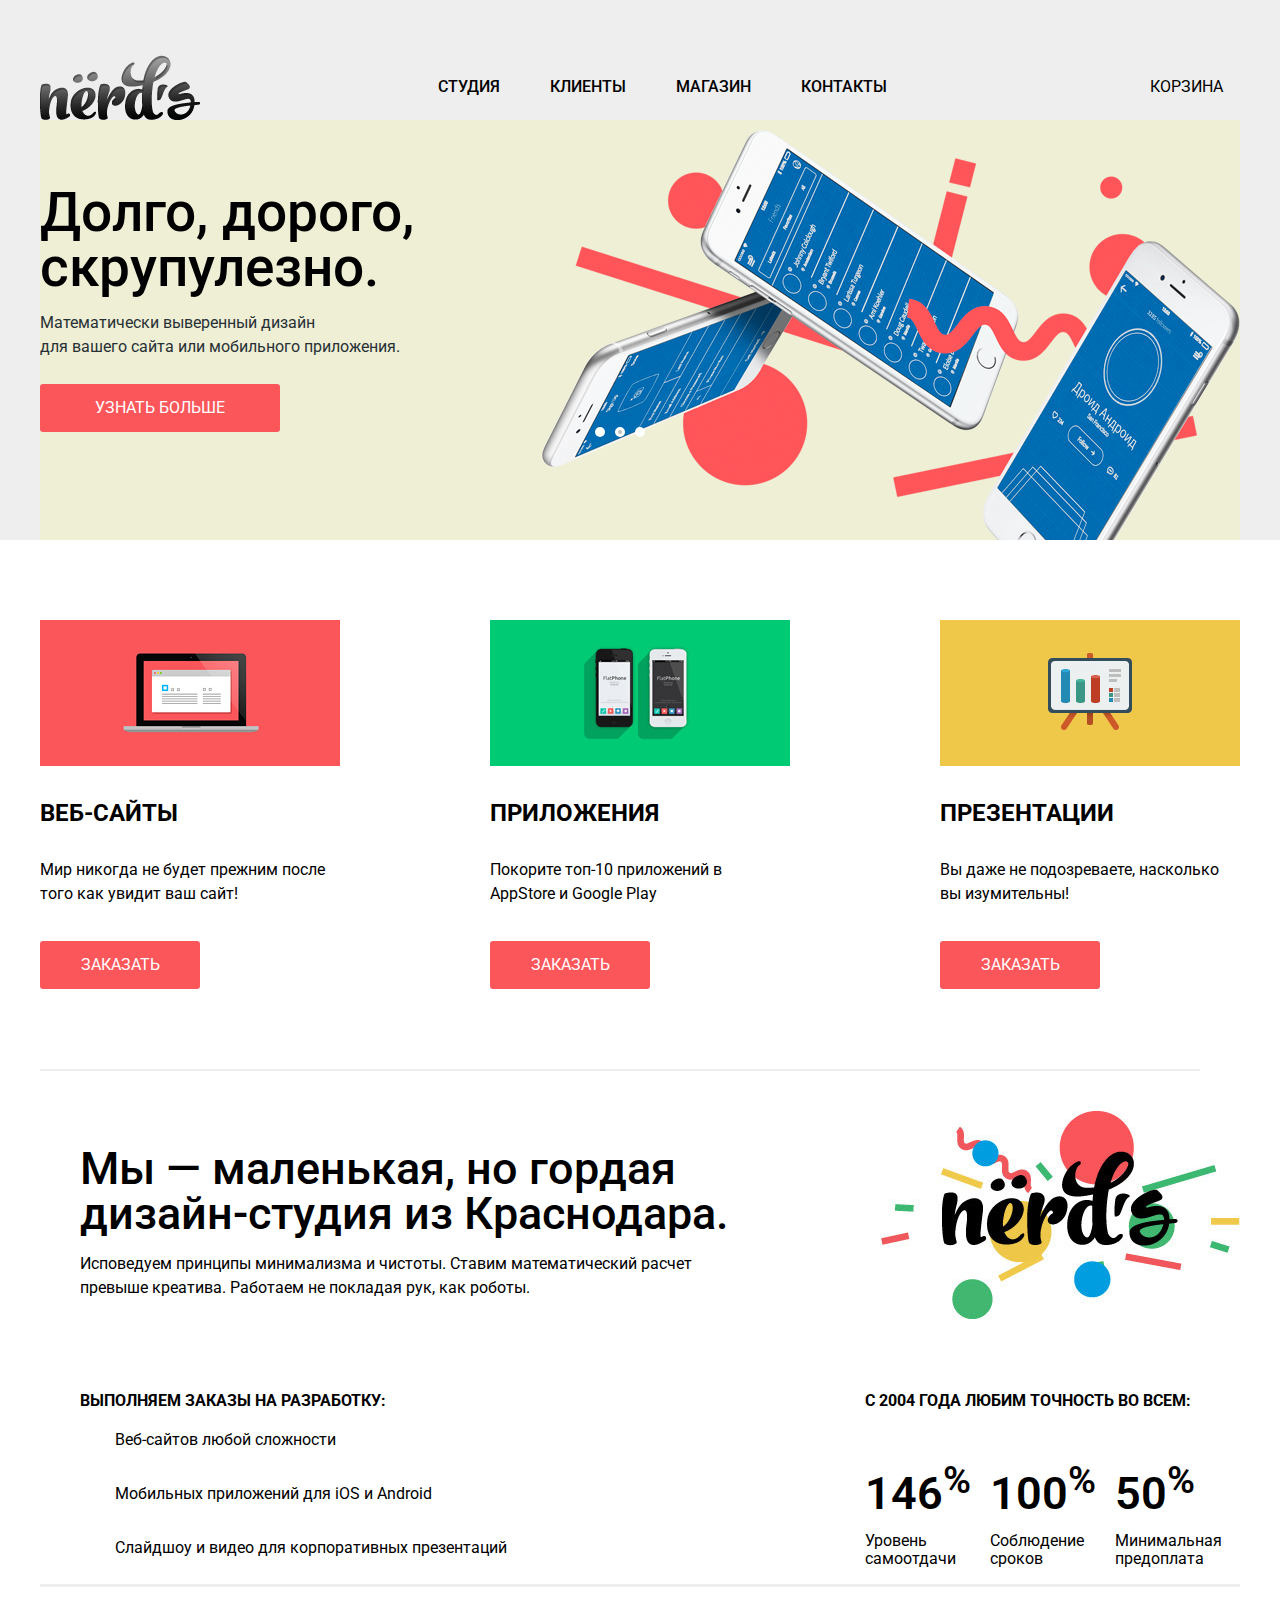
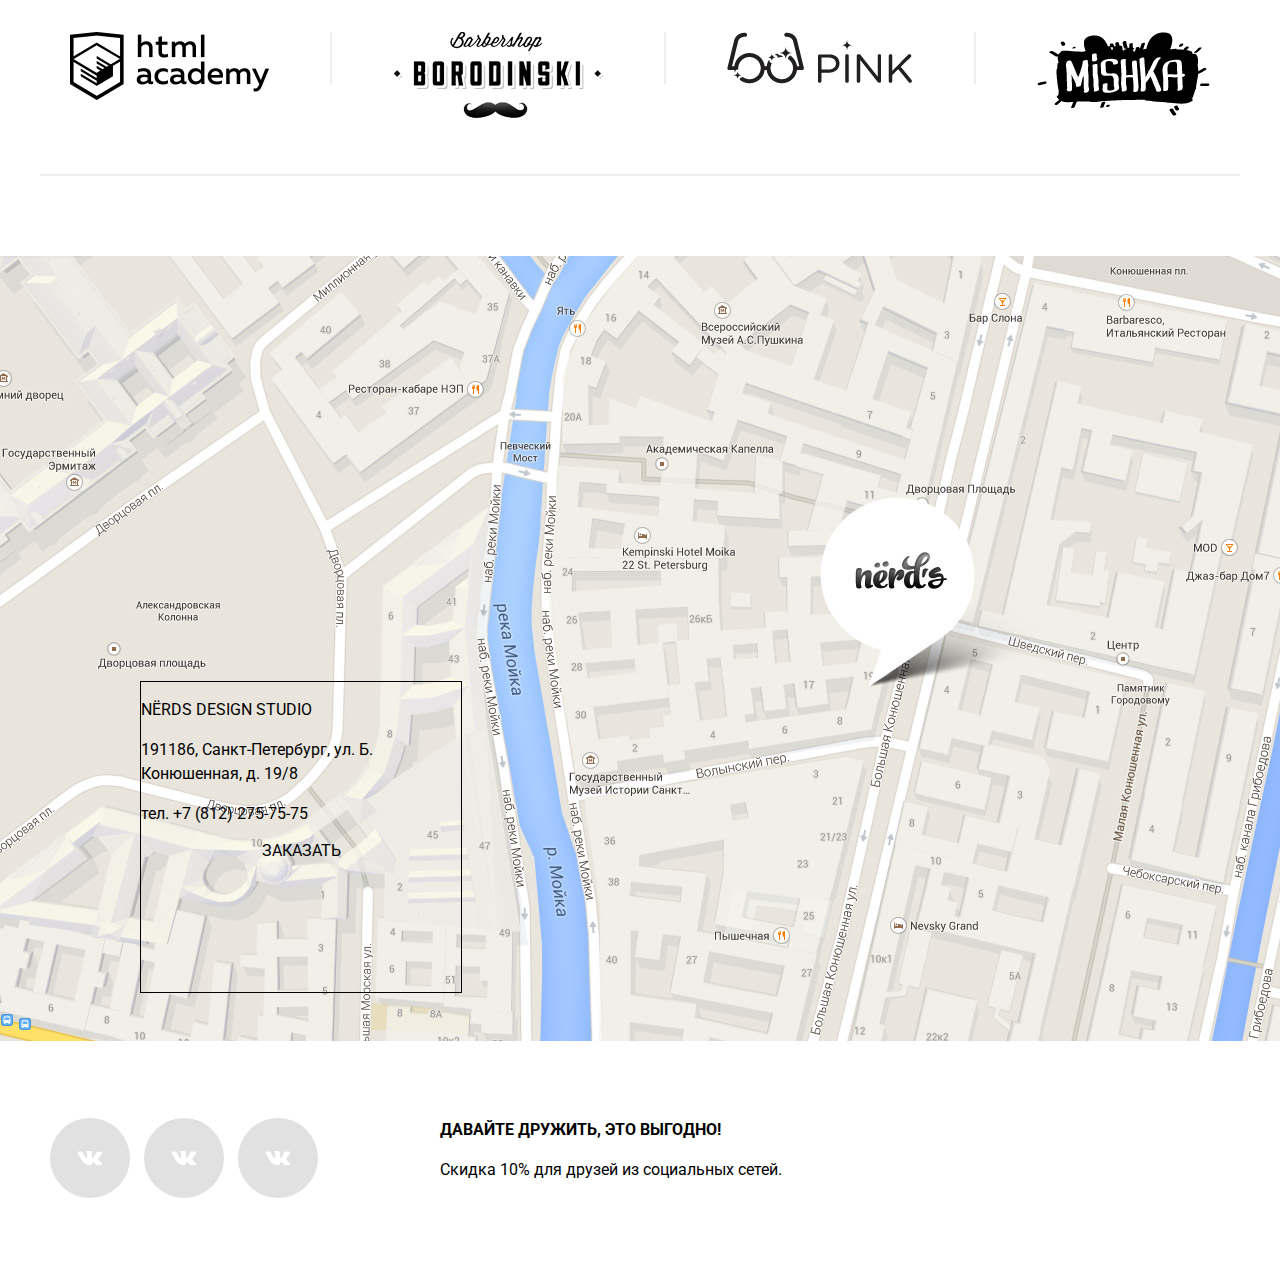
<file: index.html>
<!DOCTYPE html>
<html lang="ru">
  <head>
    <meta charset="utf-8">
    <title>HTML Academy: Нёрдс</title>
    <link rel="stylesheet" href="css/normalize.css">
    <link href="css/style.css" rel="stylesheet">
  </head>
  <body>
    
    <header class="main-header">
      
      <div class="header-layout container">
        <div class="header-logo">
          <img src="img/nerds-logo.png" width="160" height="65" alt="Нёрдс">
        </div>
        <nav class="header-navigation">
          <ul class="navigation">
            <li>
              <a href="">Студия</a>
            </li>
            <li>
              <a href="">Клиенты</a>
            </li>
            <li><a class="active">Магазин</a>
          </li>
          <li>
            <a href="">Контакты</a>
          </li>
          </ul> <!-- end of flex-->
        </nav>
        <div class="buy">
          <a class="basket" href="#">Корзина</a>
        </div>
        </div><!-- header-layout-->
        <!-- slider-->
        <div class="slider">
          <div class="slider-controls">
            <i></i>
            <i class="active"></i>
            <i></i>
          </div>
          <div class="slides">
            <div class="slide">
              <div class="slide-text">
                <div class="slide-title">Долго, дорого, скрупулезно.</div>
                <p>Математически выверенный дизайн<br>
                для вашего сайта или мобильного приложения.</p>
                <a class="btn" href="#">Узнать больше</a>
              </div>
              <div class="slide">
                <div class="slide-text">
                  <div class="slide-title">Любим математику как никто другой..</div>
                  <p>Никакого креатива,<br>
                    только математические формулы
                  для расчета идеальных пропорций.</p>
                  <a class="btn" href="#">Узнать больше</a>
                </div>
                <div class="slide">
                  <div class="slide-text">
                    <div class="slide-title">Только ночь,только хардкор.</div>
                    <p>Работать днем, как все?<br>
                      Мы против этого.
                    Ближе к полуночи работа только начинается..</p>
                    <a class="btn" href="#">Узнать больше</a>
                  </div>
                </div>
              </div>
              </div><!-- slider-->
              
              
              
            </header>
            <!-- main-->
            <main class="container">
            
            <section class="features">
              <div class="features-item">
                <img src="img/illustration-1.png" class="info-graph" width="300" height="146" alt="Веб-сайты">
                <h2 class="features-item-title">Веб-сайты</h2>                      <!-- из вебинара однозначно h2-->
                <p class="features-width">Мир никогда не будет прежним после того как увидит ваш сайт!</p>
                <a class="btn" href="#">Заказать</a>
              </div>
              <div class="features-item">
                <img src="img/illustration-2.png" class="info-graph" width="300" height="146" alt="Приложения">
                <h2 class="features-item-title">Приложения</h2>
                <p class="features-width">Покорите топ-10 приложений в AppStore и Google Play</p>
                <a class="btn" href="#">Заказать</a>
              </div>
              <div class="features-item">
                <img src="img/illustration-3.png" class="info-graph" width="300" height="146" alt="Презентации">
                <h2 class="features-item-title">Презентации</h2>
                <p class="features-width">Вы даже не подозреваете,  насколько вы изумительны!</p>
                <a class="btn" href="#">Заказать</a>
              </div>
            </section>
            <div class="divide"></div>

<!-- information-->
            
            <div class="content-wrapper container">

                <div class="about container">
                  <div class="about-mission">
                    <p class="title-about">Мы — маленькая, но гордая дизайн-студия из Краснодара.</p>
                    <p>Исповедуем принципы минимализма и чистоты. Ставим математический расчет
                    превыше креатива. Работаем не покладая рук, как роботы.</p>
                  </div>
                  <div class="logo-big">
                    <img src="img/nerds-illustration.jpg" width="360" height="208" alt="Нёрдс">
                  </div>
                </div><!-- about-->                 
                  
                  
                <div class="information container">
                    <div class="activity">
                      <strong>Выполняем заказы на разработку:</strong>
                      <ul>
                        <li>Веб-сайтов любой сложности</li>
                        <li>Мобильных приложений для iOS и Android</li>
                        <li>Слайдшоу и видео для корпоративных презентаций</li>
                      </ul>
                    </div><!-- activity-->

                    <div class="statistics">
                        <b>с 2004 года любим точность во всем:</b>
                        <div class="wrap"> 
                            <div class="statistics-item">
                              <span>146<sup>%</sup></span>
                              <p>Уровень самоотдачи</p>
                            </div>
                            <div class="statistics-item ">
                              <span>100<sup>%</sup></span>
                              <p>Соблюдение  сроков</p>
                            </div>
                            <div class="statistics-item ">
                              <span>50<sup>%</sup></span>
                              <p>Минимальная предоплата</p>
                            </div>
                        </div><!-- wrap-->
                    </div> <!-- statistics--> 
                </div><!-- information-->   

            </div><!-- content-wrapper-->  

<!-- partners-->
                
                <div class="partners">
                  <a href="#"><img src="img/logo-htmlacademy.png" width="199" height="68" alt="htmlacademy"></a>
                  <div class="vert_divide"></div>
                  <a href="#"><img src="img/logo-barbershop.png" width="209" height="90" class="partners-item" alt="Барбершоп «Бородинский"></a>
                  <div class="vert_divide"></div>
                  <a href="#"><img src="img/logo-pink.png" width="185" height="52" class="partners-item" alt="Pink"></a>
                  <div class="vert_divide"></div>
                  <a href="#"><img src="img/logo-mishka.png" width="173" height="84" class="partners-item" alt="Mishka"></a>
                </div>
                </main>
                
                
                
                <div class="map">
                  <img src="img/map_and-marker.jpg" width="1440" height="785" alt="Карта">
                  <div class="container">
                    <div class="contact-box">
                      <p>NЁRDS DESIGN STUDIO</p>
                      <p>191186, Санкт-Петербург, ул. Б. Конюшенная, д. 19/8</p>
                      <p>тел. +7 (812) 275-75-75</p>
                      <a class="btn" href="#">Заказать</a>
                    </div>
                  </div>
                </div>
                <!-- footer-->
                <footer class="container">
                  <section class="footer-social">
                    <div>
                      <a class="social-btn social-btn-vk" href="#" alt="Вконтакте"></a>
                      <a class="social-btn social-btn-fb" href="#" alt="Фэйсбук"></a>
                      <a class="social-btn social-btn-inst" href="#" alt="Инстаграм"></a>
                    </div>
                    <div class="footer-text">
                      <b>Давайте дружить, это выгодно!</b>
                      <p>Скидка 10% для друзей из социальных сетей.</p>
                    </div>
                    
                  </section >
                  
                </footer>
              </body>
            </html>
</file>
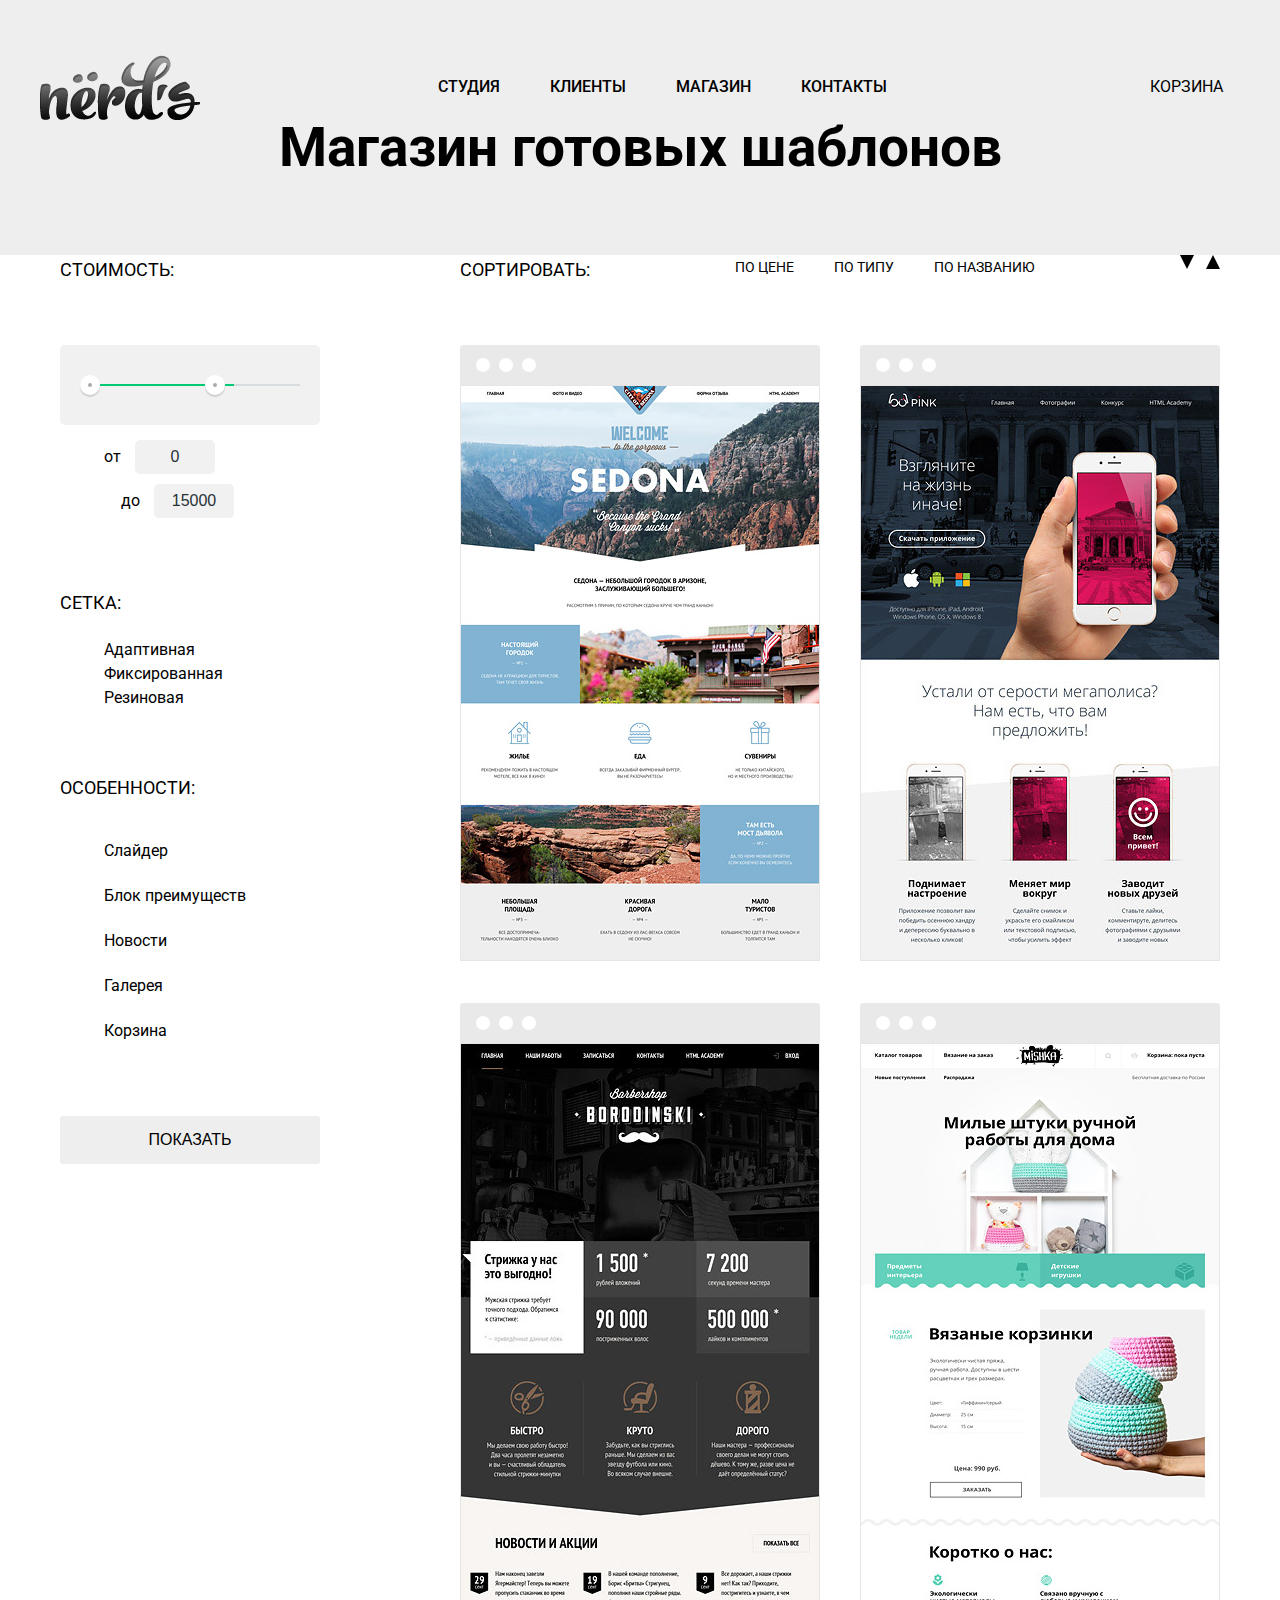
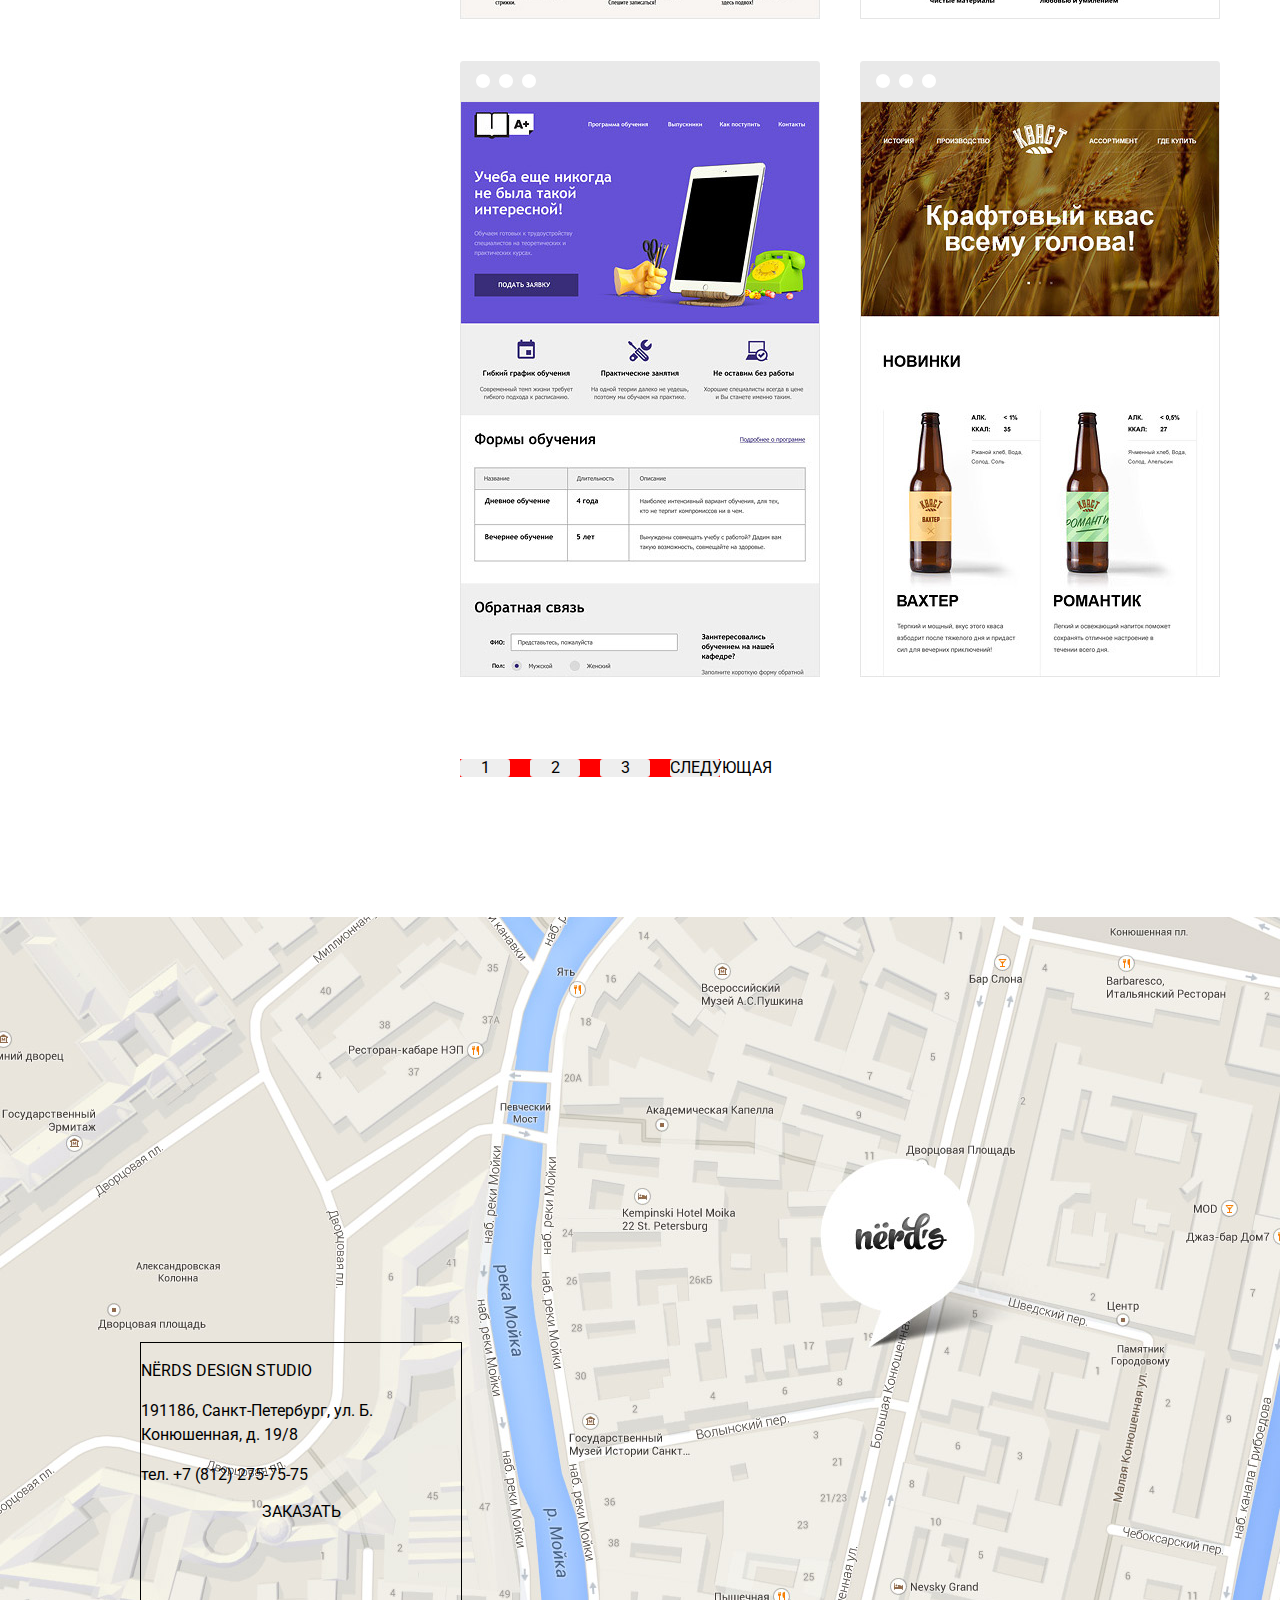
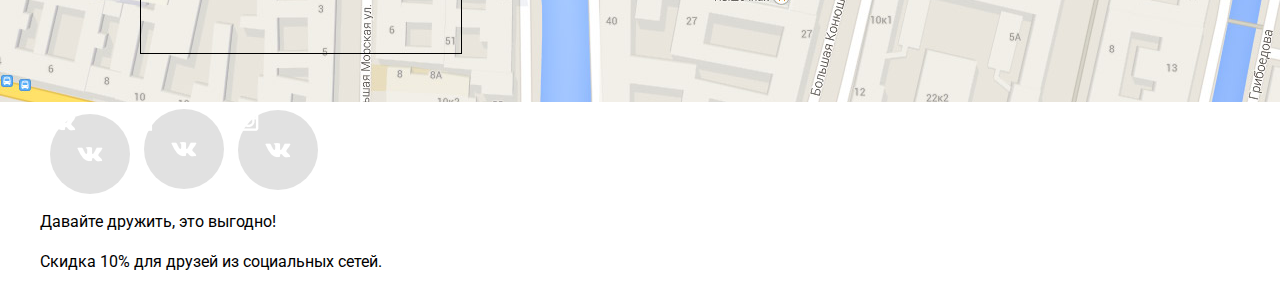
<file: catalog.html>
<!DOCTYPE html>
<html lang="ru">
	<head>
		<meta charset="utf-8">
		<title>HTML Academy: Нёрдс</title>
		<link rel="stylesheet" href="css/normalize.css">
		<link href="css/style.css" rel="stylesheet">
	</head>
	<body>
		
		<header class="main-header">
			
			<div class="header-layout container">
				<div class="header-logo">
					<img src="img/nerds-logo.png" width="160" height="65" alt="Нёрдс">
				</div>
				<nav class="header-navigation">
					<ul class="navigation">
						<li>
							<a href="">Студия</a>
						</li>
						<li>
							<a href="">Клиенты</a>
						</li>
						<li><a class="active">Магазин</a>
					</li>
					<li>
						<a href="">Контакты</a>
					</li>
					</ul> <!-- end of flex-->
				</nav>
				<div class="buy">
					<a class="basket" href="#">Корзина</a>
				</div>
				</div><!-- header-layout-->
				<h1 class="catalog-title container">Магазин готовых шаблонов</h1>
				
			</header>
			<!-- main-->
			<main class="container">
			
			
			<div class="main-layout" container>
				
				<div class="filter-catalog"><!-- filter-catalog-->
				<p class="filter-title">Стоимость:</p>
				
				<div class="price-filter">
					<!--<form action="form.php" method="GET">-->
					<div class="range-filter">
						<div class="range-controls">
							<div class="scale">
								<div class="bar"></div>
							</div>
							<div class="toggle toggle-min"></div>
							<div class="toggle toggle-max"></div>
						</div>
						<div class="price-controls">
							<label class="min-price">от <input name="min-price" type="text" value="0"></label>
							<label class="max-price">до <input name="max-price" type="text" value="15000"></label>
						</div>
						
						</div> <!-- price-filter-->
						<!-- фильтр на радиокнопках-->
						<form action="https://echo.htmlacademy.ru" method="get">
							<fieldset class="grid">
								<legend class="grid-title">Сетка:</legend> <!-- можно еще списком-->
								<label>
									<input class="radio" type="radio" name="kind-grid" value="Адаптивная" checked>Адаптивная
								</label>
								<label>
									<input class="radio" type="radio" name="kind-grid" value="Фиксированная">Фиксированная
								</label>
								<label>
									<input class="radio" type="radio" name="kind-grid" value="Резиновая">Резиновая
								</label>
							</fieldset>
							<fieldset class="things">
								<legend class="things-title"><p>Особенности:</p></legend>
								<label class="things-item">
									<input type="checkbox" name="item-things" value="Слайдер" checked="">Слайдер
								</label>
								<label class="things-item">
									<input type="checkbox" name="item-things" value="Блок преимуществ">Блок преимуществ
								</label>
								<label class="things-item">
									<input type="checkbox" name="item-things" value="Новости" checked="">Новости
								</label>
								<label class="things-item">
									<input type="checkbox" name="item-things" value="Галерея" checked="">Галерея
								</label>
								<label class="things-item">
									<input type="checkbox" name="item-things" value="Корзина" checked="">Корзина
								</label>
							</label></fieldset>
							<input class="btn" type="submit" value="Показать">
						</form>
					</div>
					</div><!-- filter-catalog-->
					
					<div class="item-block">
						<div class="sort-block">
							<p class="filter-title">Сортировать:</p>
							<ul class="kind-sorter">
								<li><a class="sort-filter" href="#">По цене</a></li>
								<li><a class="sort-filter" href="#">По типу</a></li>
								<li><a class="sort-filter" href="#">По названию</a></li>
							</ul>
							<div class="arrows">
								<a class="down" href="#"></a>
								<a class="up" href="#"></a>
							</div>
							</div><!-- sort-block-->
							<div class="templates">
								<div class="templates-item">
									<img src="img/img-sedona.jpg" width="360" height="576" alt="Sedona">
									
								</div>
								<div class="templates-item">
									<img src="img/img-pink.jpg" width="360" height="576" alt="Pink">
								</div>
								<div class="templates-item">
									<img src="img/img-barbershop.jpg" width="360" height="576" alt="Barbershop">
								</div>
								<div class="templates-item">
									<img src="img/img-mishka.jpg" width="360" height="576" alt="Mishka">
								</div>
								<div class="templates-item">
									<img src="img/img-aplus.jpg" width="360" height="576" alt="Aplus">
								</div>
								<div class="templates-item">
									<img src="img/img-kvast.jpg" width="360" height="576" alt="Kvast">
								</div>
								</div><!-- templates-->
								<ul class="templates-paginations">
									<li class="btn"><a class="active">1</a></li>
									<li class="btn"><a href="#">2</a></li>
									<li class="btn"><a href="#">3</a></li>
									<li class="btn"><a href="#">Следующая</a></li>
								</ul>
								
								</div><!-- item-block-->
								
								</div><!-- main-layout-->
								
								</main>
								<!-- footer-->
								<div class="map">
									<img src="img/map_and-marker.jpg" width="1440" height="785" alt="Карта">
									<div class="container">
										<div class="contact-box">
											<p>NЁRDS DESIGN STUDIO</p>
											<p>191186, Санкт-Петербург, ул. Б. Конюшенная, д. 19/8</p>
											<p>тел. +7 (812) 275-75-75</p>
											<a class="btn" href="#">Заказать</a>
										</div>
									</div>
								</div>
								<!-- footer-->
								<footer class="container">
									
									<div>
										<a class="social-btn social-btn-vk" href="#"><img src="img/vk-icon.png" width="26" height="15" alt="Вконтакте"></a>
										<a class="social-btn social-btn-fb" href="#"><img src="img/fb-icon.png" width="12" height="22" class="partners-item" alt="Фэйсбук"></a>
										<a class="social-btn social-btn-inst" href="#"><img src="img/insta-icon.png" width="21" height="21" class="partners-item" alt="Инстаграм"></a>
									</div>
									<div>
										<p>Давайте дружить, это выгодно!</p>
										<p>Скидка 10% для друзей из социальных сетей.</p>
									</div>
									
									
									
								</footer>
							</body>
						</html>
</file>
<file: css/style.css>
@import url('https://fonts.googleapis.com/css?family=Roboto:400,400i,700&subset=cyrillic');
body {
min-width: 1200px;
font-size: 16px;
line-height: 24px;
color: #000000;
font-weight: 400;
font-family: "Roboto", "Helvetica", "Arial", sans-serif;
margin: 0;
}
.main-header {
width: 100%;
background-color: #eeeeee;
/*margin-bottom: 60px;*/
}
.container {
width: 1200px;
padding: 0 20px;
margin: 0 auto;
}
.header-layout {
display: flex;
justify-content: space-between;
/*margin-bottom: 10px;*/
padding-top: 55px;

}
.header-logo {
width: 160px;
height: 65px;

}
/**/
.header-navigation {
}
.header-navigation ul  {
list-style: none;
margin: 0;
padding: 0;
font-size: 0;
}
.header-navigation li {
display: inline-block;
font-size: 16px;
height: 30px;
font-weight: 500;
text-transform: uppercase;
vertical-align: top;
}
.header-navigation a  {
display: block;
/**/
padding: 20px 25px;
text-decoration: none;
color: #000000;

}
.basket {
display: block;
padding: 20px 25px;
text-decoration: none;
color: #000000;
text-transform: uppercase;

}
.buy {
position: relative;
width: 115px;
}
.header-navigation a:hover {
color: #fb565a;
}
.buy a:hover {
color: #fb565a;
}
/*button*/
.btn {
display: block;
font-size: 16px;
line-height: 18px;
font-weight: : 500;
text-transform: uppercase;
text-decoration: none;
color: #000000;
cursor: pointer;
text-align: center;
border-radius: 3px;
border: none;
/*padding: 20px;*/
}
/*index*/
.for_hide {
display:none
}
.slider{
position:relative;
width:1200px;
min-height:420px;
margin:0 auto;
margin-bottom: 80px;
}
.slider-controls{
position:absolute;
width:160px;
height: 18px;
bottom:95px;
left:50%;
margin-left:-100px;
text-align:center;
z-index:1000;
}
.slider-controls i{
display:inline-block;
width:4px;
height:4px;
margin:0 3px;
background:white;
border:3px solid white;
vertical-align:top;
border-radius:50%;
cursor:pointer;
}
.slider-controls .active{
background:#c1c1c1;
}
.slide{
position:absolute;
top:0;
left:0;
width:100%;
height:100%;
overflow:hidden;
background-color:rgba(255,255,0,0.1);
}
.slide-text{
width:380px;
padding:65px 0 175px 0;
color:#283136;
}
.slide-title{
font-size:55px;
line-height:1;
font-weight:500;
color:black;
}
.slide .btn{
width:240px;
padding:15px 0;
margin-top:25px;
color:white;
background:#fb565a;
}
.slide:nth-child(1){
background-image:url("../img/slide1.png");
background-repeat:no-repeat;
background-position:100% 10px;
}
.slide{
display:none;
}
.slide:nth-child(1){
display:block;
}
.slide:nth-child(2){
background-image:url("../img/slide2.png");
background-repeat:no-repeat;
background-position:100% 10px;
}
.slide:nth-child(3){
background-image:url("../img/slide3.png");
background-repeat:no-repeat;
background-position:100% 10px;
}
main {
}
.features {
display: flex;
justify-content: space-between;
}
.features-item {
width: 300px;
}
.features-item-title {
font-size: 24px;
line-height: 30px;
font-weight: 600px;
text-transform:uppercase;
margin-top: 25px;
margin-bottom: 30px;
}
.features-item .btn {
width: 160px;
padding:15px 0;
color:white;
background: #fb565a;
margin-top: 35px;
}
.divide {
width: 1160px;
height: 2px;
background-color: #eeeeee;
margin-top: 80px;
}
.about {
display: flex;
justify-content: space-between;
width: 1160px;
margin-top: 40px;
margin-bottom: 35px;
}
.about-mission {
width: 660px;
}
.logo-big {
width: 360px;
height: 208px;
margin-bottom: 35px;
}
.title-about {
font-size: 45px;
line-height: 45px;
font-weight: 500;
margin: 0;
margin-top: 35px;
}
.information {
display: flex;
justify-content: space-between;
width: 1160px;
}
.content-wrapper strong, b {
text-transform:uppercase;
}
.activity {
width: 460px;
margin-bottom: 0;
}
.activity ul{
list-style: none;
padding:0;
margin: 0;
}
.activity li {
display: block;
position: relative;
padding: 15px 0;
padding-left: 35px;
}
.activity li::after {
content="";
width: 25px;
height: 1px;
background: #fb565a;
position: absolute;
left: 0;
top: 50%;
display: block;
}
.statistics {
width: 360px;
margin-right: 15px;
}
.statistics-item {
max-width: 110px;
}
.wrap {
display: flex;
justify-content: space-between;
padding-top: 45px;
}
.about strong, b {
text-transform:uppercase;
}
.statistics-item span {
font-size: 45px;
line-height: 45px;
font-weight: 600;
}
.statistics-item {
line-height: 18px;
}
.partners {
box-sizing: border-box;
display: flex;
justify-content: space-between;
padding: 45px 30px;
border-top: 3px solid #eeeeee;
border-bottom: 2px solid #eeeeee;
}
.vert_divide {
width: 2px;
height: 52px;
background-color: #eeeeee;
}
.map{
position: relative;
display: inline-block;
margin-top: 80px;
}
.contact-box {
position: absolute;
width: 320px;
height: 310px;
border: 1px solid black;
bottom: 55px;
left: 140px;
}
footer {
}
.footer-social {
display: flex;
justify-content: space-between;
width: 960px;
padding: 70px 0;
}
.social-btn {
display: inline-block;
width: 80px;
height: 80px;
-moz-border-radius: 40px;
-webkit-border-radius: 40px;
border-radius: 40px;
background: #e1e1e1 url("../img/vk-icon.png") no-repeat center;
margin-left: 10px;
}
.footer-text {
width: 560px;
}
.footer-text b {

}
.footer-text p{
font-size: 16px;
font-weight: 22px;
}
/*Каталог*/
.catalog-title {
font-size: 55px;
line-height: 55px;
font-weigt: 500;
text-align: center;
padding-bottom: 80px;
}
/*filters*/
.range-filter {
width: 260px;
}
.range-controls {
position: relative;
height: 41px;
padding-top: 39px;
padding-right: 20px;
padding-left: 20px;
margin-bottom: 15px;
border-radius: 5px;
background: #f1f1f1;
}
.range-controls .scale {
height: 2px;
background: #d7dcde;
}
.range-controls .bar {
width: 70%;
height: 2px;
background: #00ca74;
}
.range-controls .toggle {
position: absolute;
top: 30px;
left: 0px;
width: 4px;
height: 4px;
cursor: pointer;
border: 8px solid #fff;
border-radius: 50%;
background: #ababab;
box-shadow: 0 2px 1px 0 #cfcfcf;
}
.range-controls .toggle-min {
left: 20px;
}
.range-controls .toggle-max {
left: 145px;
}
.price-controls {
font-size: 0;
margin-bottom: 60px;
}
.price-controls label {
font-size: 16px;
display: inline-block;
width: 50%;
}
.max-price {
text-align: right;
}
.price-controls input {
font-size: 16px;
width: 60px;
margin-left: 10px;
padding: 8px 10px;
text-align: center;
color: #283136;
border: none;
border-radius: 5px;
background: #f1f1f1;
}
.filter-title {
font-size: 18px;
line-height: 30px;
font-weigt: 600;
text-align: left;
text-transform: uppercase;
margin: 0;
}
.filter-catalog .btn {
width: 260px;
padding: 15px 0;
background: #eeeeee;
}
.grid-title, .things-title {
font-size: 18px;
line-height: 30px;
font-weigt: 600;
text-transform: uppercase;
text-align: left;
margin: 0;
padding: 0;
margin-bottom: 20px;
}
.grid {
width: 200px;
list-style: none;
border: none;
padding: 0;
margin: 0;
vertical-align: left;
margin-bottom: 45px;
}
.things {
width: 200px;
border: none;
padding: 0;
margin: 0;
vertical-align: left;
margin-bottom: 50px;
}
.grid-item, .things-item {
display: inline-block;
box-sizing: border-box;
position: relative;
font-size: 16px;
line-height: 20px;
width: 200px;
min-height: 25px;
margin-bottom: 15px;
}
input[type=checkbox], input[type=radio]
{display: none;}
/*radio*/
label {
position: relative;
padding: 0 0 10px 44px;
}
.radio:not(checked)~label::before {
position: absolute;
content: "";
width: 25px;
height: 25px;
background-image: url("../img/radio-off.png");
left: 6px;
top: 6px;
}
.radio:checked~label::after {
position: absolute;
content: "";
width: 25px;
height: 25px;
background-image: url("../img/radio-on.png");
left: 6px;
top: 6px;
}
.price-filter {
margin-top: 60px;
}
.sort-filter {
font-size: 14px;
line-height: 18px;
text-transform: uppercase;
color: #000000;
}
main {
}
.main-layout {
width: 1160px;
display: flex;
justify-content: space-between;
margin: 0 auto;
}
.arrows {
width: 40px;
position: relative;
}
.down::before {
content: "";
display: block;
position: absolute;
top: 0;
left: 0;
width: 0;
height: 0;
border-left: 7px solid transparent;
border-right: 7px solid transparent;
border-top: 14px solid #000000;
}
.up::before {
content: "";
display: block;
position: absolute;
top: 0;
right: 0;
width: 0;
height: 0;
border-left: 7px solid transparent;
border-right: 7px solid transparent;
border-bottom: 14px solid #000000;
}
.things-item,
.grid-item {
display:block;
}
.filter-catalog {
width: 260px;
}
.item-block {
display: flex;
justify-content: space-between;
width: 760px;
flex-wrap: wrap;
}
.sort-block {
width: 760px;
display: flex;
justify-content: space-between;
}
.kind-sorter {
display: flex;
justify-content: space-between;
width: 300px;
}
.kind-sorter a {
text-decoration: none;
}
.sort-block ul {
list-style: none;
padding: 0;
margin: 0;
}
.templates {
width: 760px;
display: flex;
flex-wrap: wrap;
justify-content: space-between;
margin-top: 100px;
}
.templates-item {
position: relative;
width: 360px;
margin-bottom: 75px;
}
.templates-item::before {
position: absolute;
display: block;
left: 0;
top: -40px;
width: 360px;
height: 40px;
content: "";
background-image: url("../img/browser.png");
}
.templates-paginations {
display: flex;
justify-content: space-between;
width: 445px;
margin: 0;
padding: 0;
margin-bottom: 60px;
list-style: none;
background: red;
}

.templates-paginations li a {
text-decoration: none;
color: #000000;
padding: 15px 0;
}
.templates-paginations .btn {
background: #eeeeee;
width:  50px;

}
.templates-paginations:last-child {
width: 260px;
}
</file>
